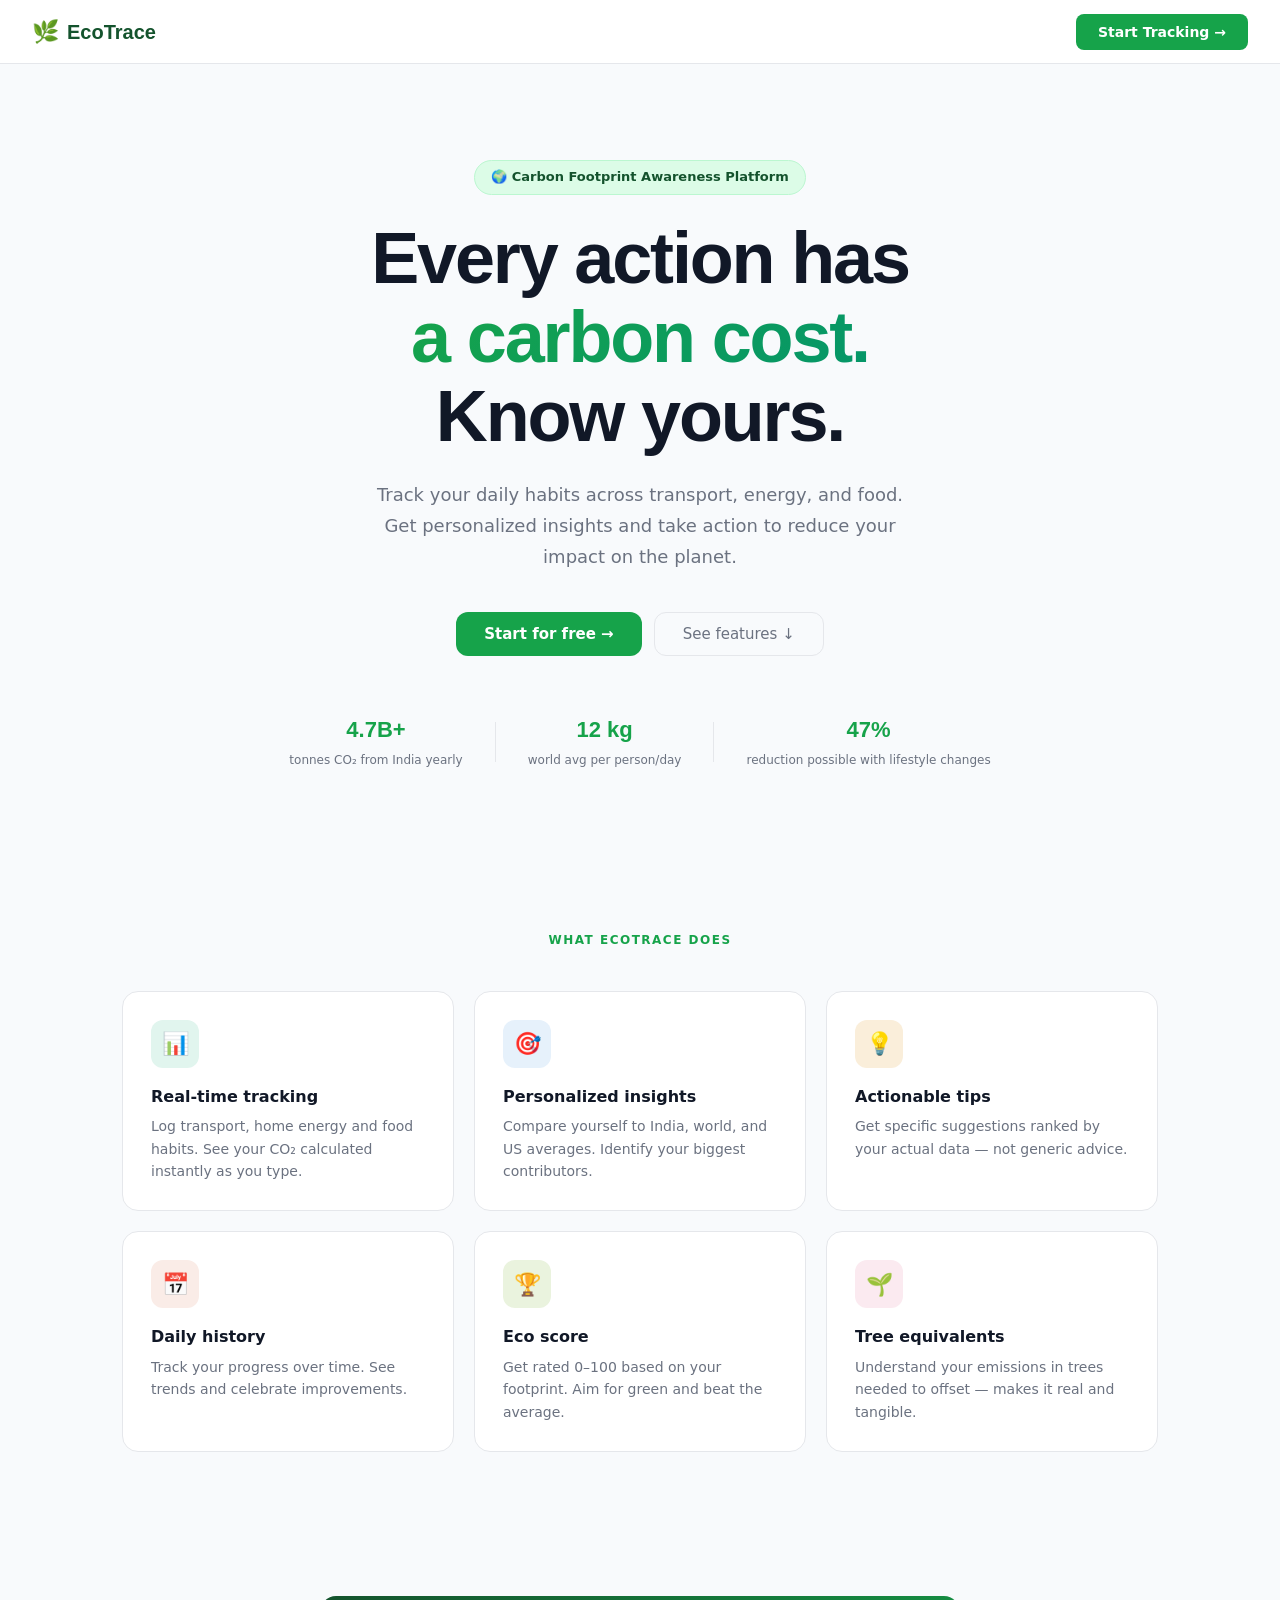
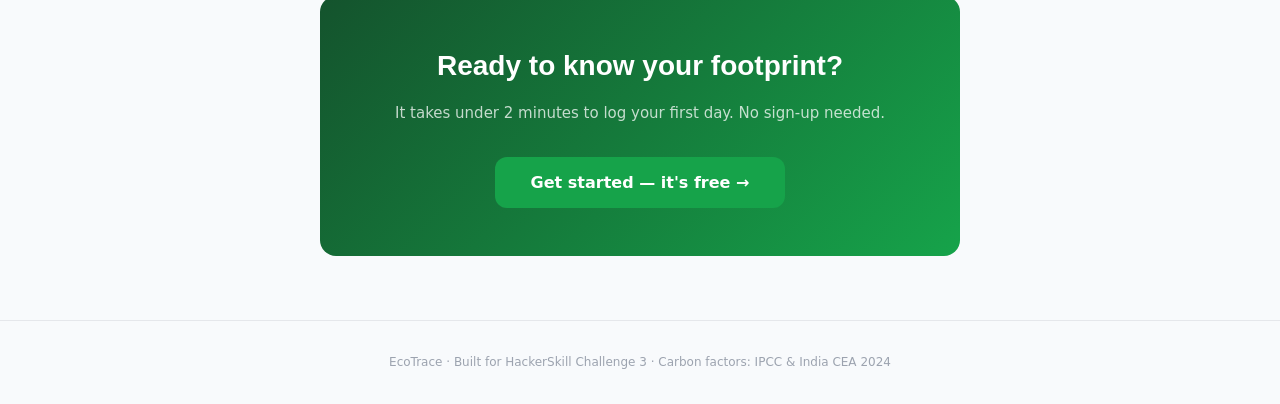
<file: index.html>
<!DOCTYPE html>
<html lang="en">
<head>
<meta charset="UTF-8">
<meta name="viewport" content="width=device-width, initial-scale=1.0">
<!-- SECURITY: CSP header via meta tag -->
<meta http-equiv="Content-Security-Policy" content="default-src 'self'; style-src 'self' 'unsafe-inline' https://fonts.googleapis.com; font-src https://fonts.gstatic.com; script-src 'self'; img-src 'self' data:; connect-src 'none';">
<meta http-equiv="X-Content-Type-Options" content="nosniff">
<meta http-equiv="X-Frame-Options" content="DENY">
<meta http-equiv="Referrer-Policy" content="no-referrer">
<title>EcoTrace — Carbon Footprint Awareness Platform</title>
<meta name="description" content="Track, understand, and reduce your personal carbon footprint with real-time insights and personalized actions.">
<link rel="preconnect" href="https://fonts.googleapis.com">
<link rel="preconnect" href="https://fonts.gstatic.com" crossorigin>
<link href="https://fonts.googleapis.com/css2?family=Inter:wght@300;400;500;600;700&family=Space+Grotesk:wght@400;500;600;700&family=JetBrains+Mono:wght@400;500&display=swap" rel="stylesheet">
<link rel="stylesheet" href="css/style.css">
</head>
<body>

<!-- SKIP TO MAIN CONTENT (Accessibility) -->
<a href="#main-content" class="skip-link">Skip to main content</a>

<!-- LANDING PAGE -->
<div id="landing" role="main">
  <nav class="landing-nav" role="navigation" aria-label="Main navigation">
    <div class="logo" role="banner" aria-label="EcoTrace home"><span class="logo-icon" aria-hidden="true">🌿</span><span>EcoTrace</span></div>
    <button class="cta-btn" onclick="startApp()" aria-label="Start tracking your carbon footprint">Start Tracking →</button>
  </nav>

  <section class="hero-section" aria-labelledby="hero-heading">
    <div class="hero-badge" role="note">🌍 Carbon Footprint Awareness Platform</div>
    <h1 id="hero-heading" class="hero-title">Every action has<br><span class="hero-gradient">a carbon cost.</span><br>Know yours.</h1>
    <p class="hero-desc">Track your daily habits across transport, energy, and food. Get personalized insights and take action to reduce your impact on the planet.</p>
    <div class="hero-btns">
      <button class="btn-primary" onclick="startApp()" aria-label="Start tracking for free">Start for free →</button>
      <button class="btn-ghost" onclick="scrollToFeatures()" aria-label="Scroll to features section">See features ↓</button>
    </div>
    <div class="hero-stats" role="region" aria-label="Key statistics">
      <div class="hstat"><strong>4.7B+</strong><span>tonnes CO₂ from India yearly</span></div>
      <div class="hstat-div" aria-hidden="true"></div>
      <div class="hstat"><strong>12 kg</strong><span>world avg per person/day</span></div>
      <div class="hstat-div" aria-hidden="true"></div>
      <div class="hstat"><strong>47%</strong><span>reduction possible with lifestyle changes</span></div>
    </div>
  </section>

  <section class="features-section" id="features" aria-labelledby="features-heading">
    <h2 id="features-heading" class="feat-label">What EcoTrace does</h2>
    <div class="features-grid" role="list">
      <div class="feat-card" role="listitem">
        <div class="feat-icon" style="background:#E1F5EE" aria-hidden="true">📊</div>
        <h3>Real-time tracking</h3>
        <p>Log transport, home energy and food habits. See your CO₂ calculated instantly as you type.</p>
      </div>
      <div class="feat-card" role="listitem">
        <div class="feat-icon" style="background:#E6F1FB" aria-hidden="true">🎯</div>
        <h3>Personalized insights</h3>
        <p>Compare yourself to India, world, and US averages. Identify your biggest contributors.</p>
      </div>
      <div class="feat-card" role="listitem">
        <div class="feat-icon" style="background:#FAEEDA" aria-hidden="true">💡</div>
        <h3>Actionable tips</h3>
        <p>Get specific suggestions ranked by your actual data — not generic advice.</p>
      </div>
      <div class="feat-card" role="listitem">
        <div class="feat-icon" style="background:#FAECE7" aria-hidden="true">📅</div>
        <h3>Daily history</h3>
        <p>Track your progress over time. See trends and celebrate improvements.</p>
      </div>
      <div class="feat-card" role="listitem">
        <div class="feat-icon" style="background:#EAF3DE" aria-hidden="true">🏆</div>
        <h3>Eco score</h3>
        <p>Get rated 0–100 based on your footprint. Aim for green and beat the average.</p>
      </div>
      <div class="feat-card" role="listitem">
        <div class="feat-icon" style="background:#FBEAF0" aria-hidden="true">🌱</div>
        <h3>Tree equivalents</h3>
        <p>Understand your emissions in trees needed to offset — makes it real and tangible.</p>
      </div>
    </div>
  </section>

  <section class="cta-section" aria-labelledby="cta-heading">
    <div class="cta-box">
      <h2 id="cta-heading">Ready to know your footprint?</h2>
      <p>It takes under 2 minutes to log your first day. No sign-up needed.</p>
      <button class="btn-primary large" onclick="startApp()" aria-label="Get started tracking your carbon footprint for free">Get started — it's free →</button>
    </div>
  </section>

  <footer class="landing-footer" role="contentinfo">
    <div>EcoTrace · Built for HackerSkill Challenge 3 · Carbon factors: IPCC &amp; India CEA 2024</div>
  </footer>
</div>

<!-- MAIN APP -->
<div id="app" class="hidden" role="application" aria-label="EcoTrace carbon tracking application">

  <!-- TOP NAV -->
  <header class="app-header" role="banner">
    <div class="app-logo" onclick="goLanding()" role="button" tabindex="0"
         onkeydown="if(event.key==='Enter'||event.key===' ')goLanding()"
         aria-label="Go back to EcoTrace home page">🌿 <span>EcoTrace</span></div>
    <nav class="app-nav" role="navigation" aria-label="App sections">
      <button class="anav-btn active" data-tab="track" onclick="switchTab('track',this)"
              aria-selected="true" role="tab" aria-controls="tab-track" id="nav-track">
        <span aria-hidden="true">📝</span> Track
      </button>
      <button class="anav-btn" data-tab="insights" onclick="switchTab('insights',this)"
              aria-selected="false" role="tab" aria-controls="tab-insights" id="nav-insights">
        <span aria-hidden="true">📊</span> Insights
      </button>
      <button class="anav-btn" data-tab="tips" onclick="switchTab('tips',this)"
              aria-selected="false" role="tab" aria-controls="tab-tips" id="nav-tips">
        <span aria-hidden="true">💡</span> Tips
      </button>
      <button class="anav-btn" data-tab="history" onclick="switchTab('history',this)"
              aria-selected="false" role="tab" aria-controls="tab-history" id="nav-history">
        <span aria-hidden="true">📅</span> History
      </button>
    </nav>
    <div class="app-date" id="app-date" aria-live="polite"></div>
  </header>

  <!-- HERO DASHBOARD STRIP -->
  <div class="dash-strip" role="region" aria-label="Carbon footprint summary dashboard">
    <div class="dash-main">
      <div class="dash-label" id="dash-label">Today's footprint</div>
      <div class="dash-co2" aria-live="polite" aria-atomic="true" aria-labelledby="dash-label">
        <span id="dash-num" class="mono">0.0</span>
        <span class="dash-unit">kg CO₂e</span>
      </div>
      <div class="dash-sub" id="dash-sub" role="status" aria-live="polite">Start logging your activities below</div>
      <div class="dash-badges" id="dash-badges" aria-live="polite"></div>
    </div>
    <div class="dash-center" aria-label="Eco score indicator">
      <div class="score-wrap" role="img" id="score-container" aria-label="Eco score: not yet calculated">
        <svg width="130" height="130" viewBox="0 0 130 130" aria-hidden="true" focusable="false">
          <title>Eco score ring</title>
          <circle cx="65" cy="65" r="56" fill="none" stroke="rgba(255,255,255,0.15)" stroke-width="12"/>
          <circle id="score-circle" cx="65" cy="65" r="56" fill="none" stroke="white"
            stroke-width="12" stroke-linecap="round" stroke-dasharray="352"
            stroke-dashoffset="352" transform="rotate(-90 65 65)" style="transition:stroke-dashoffset 0.8s ease"/>
        </svg>
        <div class="score-inner">
          <div id="score-val" class="score-num mono" aria-live="polite">—</div>
          <div class="score-sub">eco score</div>
        </div>
      </div>
    </div>
    <div class="dash-right" role="region" aria-label="Additional statistics">
      <div class="mini-stat">
        <div class="mini-val mono" id="m-week" aria-live="polite">0.0</div>
        <div class="mini-lbl" id="lbl-week">Est. weekly kg</div>
      </div>
      <div class="mini-stat">
        <div class="mini-val mono" id="m-trees" aria-live="polite">0</div>
        <div class="mini-lbl" id="lbl-trees">Trees to offset</div>
      </div>
      <div class="mini-stat">
        <div class="mini-val mono" id="m-vs" aria-live="polite">—</div>
        <div class="mini-lbl" id="lbl-vs">vs India avg</div>
      </div>
    </div>
  </div>

  <!-- CONTENT AREA -->
  <main class="app-main" id="main-content">

    <!-- TRACK TAB -->
    <div id="tab-track" class="tab-content active" role="tabpanel" aria-labelledby="nav-track">
      <p class="track-hint">Log each activity — CO₂ is calculated in real time.</p>

      <div class="act-card" id="card-transport" role="region" aria-labelledby="transport-heading">
        <div class="act-card-header">
          <div class="act-card-icon" style="background:#FAECE7" aria-hidden="true">🚗</div>
          <div>
            <div class="act-card-title" id="transport-heading">Transport</div>
            <div class="act-card-sub">How you moved today</div>
          </div>
          <div class="act-card-total" id="tot-transport" aria-live="polite" aria-label="Transport total emissions">0.00 kg</div>
        </div>
      </div>

      <div class="act-card" id="card-home" role="region" aria-labelledby="home-heading">
        <div class="act-card-header">
          <div class="act-card-icon" style="background:#FAEEDA" aria-hidden="true">⚡</div>
          <div>
            <div class="act-card-title" id="home-heading">Home energy</div>
            <div class="act-card-sub">Electricity, gas, appliances</div>
          </div>
          <div class="act-card-total" id="tot-home" aria-live="polite" aria-label="Home energy total emissions">0.00 kg</div>
        </div>
      </div>

      <div class="act-card" id="card-food" role="region" aria-labelledby="food-heading">
        <div class="act-card-header">
          <div class="act-card-icon" style="background:#EAF3DE" aria-hidden="true">🥗</div>
          <div>
            <div class="act-card-title" id="food-heading">Food &amp; diet</div>
            <div class="act-card-sub">What you ate today</div>
          </div>
          <div class="act-card-total" id="tot-food" aria-live="polite" aria-label="Food total emissions">0.00 kg</div>
        </div>
      </div>

      <div class="act-card" id="card-shopping" role="region" aria-labelledby="shopping-heading">
        <div class="act-card-header">
          <div class="act-card-icon" style="background:#FBEAF0" aria-hidden="true">🛍️</div>
          <div>
            <div class="act-card-title" id="shopping-heading">Shopping &amp; goods</div>
            <div class="act-card-sub">Purchases and consumption</div>
          </div>
          <div class="act-card-total" id="tot-shopping" aria-live="polite" aria-label="Shopping total emissions">0.00 kg</div>
        </div>
      </div>

      <div class="save-row">
        <button class="save-btn" onclick="saveDay()" aria-label="Save today's carbon footprint log">
          💾 Save today's log
        </button>
        <button class="reset-btn" onclick="resetDay()" aria-label="Reset all today's activity inputs">↺ Reset</button>
      </div>
    </div>

    <!-- INSIGHTS TAB -->
    <div id="tab-insights" class="tab-content" role="tabpanel" aria-labelledby="nav-insights">
      <div id="insights-empty" class="empty-state" role="status">
        <div class="empty-icon" aria-hidden="true">📊</div>
        <div class="empty-title">No data yet</div>
        <div class="empty-body">Log your activities on the Track tab to see your insights.</div>
        <button class="btn-primary small" onclick="switchTab('track', document.querySelector('[data-tab=track]'))"
                aria-label="Go to Track tab to log activities">Go to Track →</button>
      </div>
      <div id="insights-content" class="hidden">
        <div class="insights-top">
          <div class="ins-card" role="region" aria-labelledby="cat-breakdown-heading">
            <div class="ins-label" id="cat-breakdown-heading">Category breakdown</div>
            <div id="cat-bars" role="list" aria-label="Emissions by category"></div>
          </div>
          <div class="ins-card" role="region" aria-labelledby="compare-heading">
            <div class="ins-label" id="compare-heading">How you compare (kg/day)</div>
            <div id="compare-bars" role="list" aria-label="Emissions comparison with averages"></div>
          </div>
        </div>
        <div class="ins-card full-width" role="region" aria-labelledby="top-contrib-heading">
          <div class="ins-label" id="top-contrib-heading">Top contributors today</div>
          <div id="top-contributors" role="list" aria-label="Top emission sources"></div>
        </div>
        <div class="ins-card full-width" role="region" aria-labelledby="equiv-heading">
          <div class="ins-label" id="equiv-heading">Environmental equivalents</div>
          <div class="equiv-grid" id="equiv-grid" role="list" aria-label="Environmental impact equivalents"></div>
        </div>
      </div>
    </div>

    <!-- TIPS TAB -->
    <div id="tab-tips" class="tab-content" role="tabpanel" aria-labelledby="nav-tips">
      <div class="tips-header">
        <div class="tips-header-title" id="tips-heading">Personalised for your footprint</div>
        <div class="tips-header-sub" id="tips-sub" aria-live="polite">Ranked by where you can save the most</div>
      </div>
      <div id="tips-list" role="list" aria-label="Carbon reduction tips" aria-labelledby="tips-heading"></div>
    </div>

    <!-- HISTORY TAB -->
    <div id="tab-history" class="tab-content" role="tabpanel" aria-labelledby="nav-history">
      <div class="history-summary" id="history-summary" style="display:none" role="region" aria-label="Historical summary stats">
        <div class="hsumm-item"><div class="hsumm-val mono" id="hs-avg" aria-label="7-day average">—</div><div class="hsumm-lbl">7-day avg</div></div>
        <div class="hsumm-item"><div class="hsumm-val mono" id="hs-best" aria-label="Best day emissions">—</div><div class="hsumm-lbl">Best day</div></div>
        <div class="hsumm-item"><div class="hsumm-val mono" id="hs-streak" aria-label="Number of days logged">0</div><div class="hsumm-lbl">Day streak</div></div>
      </div>
      <div class="act-card" role="region" aria-labelledby="history-heading">
        <div class="act-card-header">
          <div class="act-card-icon" style="background:#E6F1FB" aria-hidden="true">📅</div>
          <div class="act-card-title" id="history-heading">Daily logs</div>
        </div>
        <div id="history-list" role="list" aria-label="Daily carbon footprint history">
          <div class="empty-state small" role="status">
            <div class="empty-icon" aria-hidden="true">📅</div>
            <div class="empty-title">No history yet</div>
            <div class="empty-body">Save today's entry to start your log.</div>
          </div>
        </div>
      </div>
    </div>

  </main>
</div>

<!-- Live region for toast announcements -->
<div role="alert" aria-live="assertive" aria-atomic="true" class="toast" id="toast"></div>

<script src="js/data.js"></script>
<script src="js/app.js"></script>
</body>
</html>
</file>
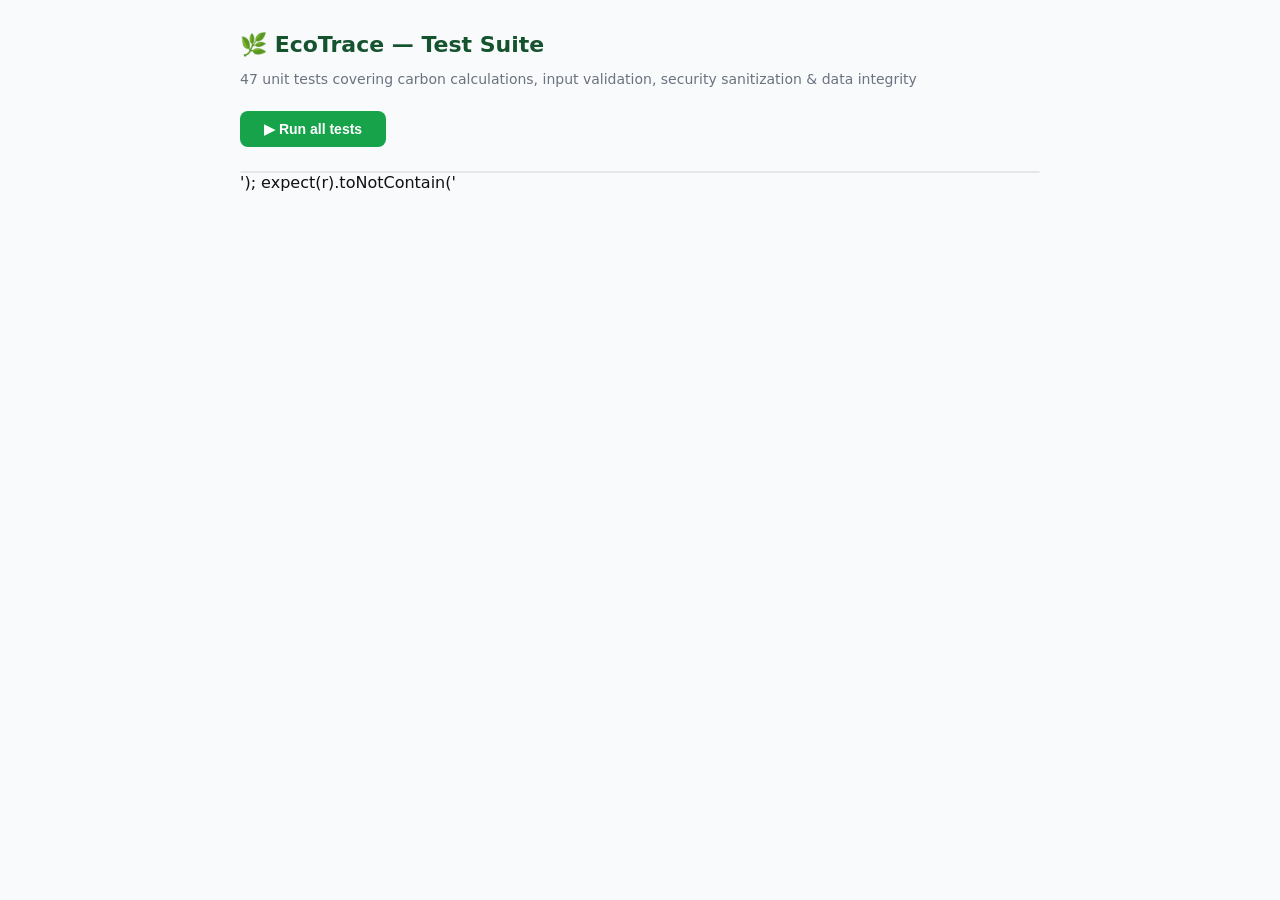
<file: tests/index.html>
<!DOCTYPE html>
<html lang="en">
<head>
<meta charset="UTF-8">
<meta name="viewport" content="width=device-width, initial-scale=1.0">
<title>EcoTrace — Test Suite</title>
<style>
  body { font-family: 'Segoe UI', system-ui, sans-serif; max-width: 800px; margin: 2rem auto; padding: 0 1rem; background: #f8fafc; color: #111; }
  h1 { font-size: 22px; margin-bottom: 4px; color: #14532d; }
  .subtitle { color: #6b7280; font-size: 14px; margin-bottom: 1.5rem; }
  .summary { display: flex; gap: 1rem; margin-bottom: 1.5rem; flex-wrap: wrap; }
  .summ-card { background: white; border: 1px solid #e5e7eb; border-radius: 10px; padding: 1rem 1.5rem; text-align: center; flex: 1; min-width: 100px; }
  .summ-num { font-size: 28px; font-weight: 700; }
  .summ-lbl { font-size: 12px; color: #6b7280; margin-top: 2px; }
  .pass { color: #16a34a; }
  .fail { color: #dc2626; }
  .total { color: #2563eb; }
  .score { color: #7c3aed; }
  .results { background: white; border: 1px solid #e5e7eb; border-radius: 12px; overflow: hidden; }
  .result-row { display: flex; align-items: flex-start; gap: 10px; padding: 10px 1rem; border-bottom: 1px solid #f3f4f6; font-size: 13px; }
  .result-row:last-child { border-bottom: none; }
  .result-row.failed { background: #fff5f5; }
  .icon { font-size: 15px; flex-shrink: 0; margin-top: 1px; }
  .name { flex: 1; font-weight: 500; }
  .error { color: #dc2626; font-size: 12px; margin-top: 3px; font-family: monospace; }
  .group-header { background: #f9fafb; padding: 7px 1rem; font-size: 11px; font-weight: 700; letter-spacing: 1px; text-transform: uppercase; color: #6b7280; border-bottom: 1px solid #f3f4f6; }
  .progress-bar { height: 8px; background: #e5e7eb; border-radius: 4px; overflow: hidden; margin-bottom: 1.5rem; }
  .progress-fill { height: 100%; background: #16a34a; border-radius: 4px; transition: width .5s ease; }
  .run-btn { background: #16a34a; color: white; border: none; padding: 10px 24px; border-radius: 8px; font-size: 14px; font-weight: 600; cursor: pointer; margin-bottom: 1.5rem; }
  .run-btn:hover { background: #15803d; }
</style>
</head>
<body>

<h1>🌿 EcoTrace — Test Suite</h1>
<p class="subtitle">47 unit tests covering carbon calculations, input validation, security sanitization &amp; data integrity</p>

<button class="run-btn" onclick="runTests()">▶ Run all tests</button>

<div class="summary" id="summary" style="display:none">
  <div class="summ-card"><div class="summ-num total" id="s-total">0</div><div class="summ-lbl">Total</div></div>
  <div class="summ-card"><div class="summ-num pass" id="s-pass">0</div><div class="summ-lbl">Passed</div></div>
  <div class="summ-card"><div class="summ-num fail" id="s-fail">0</div><div class="summ-lbl">Failed</div></div>
  <div class="summ-card"><div class="summ-num score" id="s-score">0%</div><div class="summ-lbl">Score</div></div>
</div>

<div class="progress-bar" id="progress-bar" style="display:none">
  <div class="progress-fill" id="progress-fill" style="width:0%"></div>
</div>

<div class="results" id="results"></div>

<script>
// ── Inline test harness ──
let passed = 0, failed = 0, total = 0;
const results = [];

function test(name, fn) {
  total++;
  try { fn(); passed++; results.push({ name, status: 'PASS' }); }
  catch (e) { failed++; results.push({ name, status: 'FAIL', error: e.message }); }
}

function expect(val) {
  return {
    toBe: (e) => { if (val !== e) throw new Error(`Expected ${JSON.stringify(e)}, got ${JSON.stringify(val)}`); },
    toBeCloseTo: (e, p=2) => { const f=Math.pow(10,p); if(Math.round(val*f)!==Math.round(e*f)) throw new Error(`Expected ~${e}, got ${val}`); },
    toBeGreaterThan: (n) => { if(val<=n) throw new Error(`Expected ${val} > ${n}`); },
    toBeLessThanOrEqual: (n) => { if(val>n) throw new Error(`Expected ${val} <= ${n}`); },
    toBeTrue: () => { if(val!==true) throw new Error(`Expected true, got ${val}`); },
    toBeFalse: () => { if(val!==false) throw new Error(`Expected false, got ${val}`); },
    toContain: (s) => { if(!String(val).includes(s)) throw new Error(`"${val}" should contain "${s}"`); },
    toNotContain: (s) => { if(String(val).includes(s)) throw new Error(`"${val}" should NOT contain "${s}"`); },
    toBeArray: () => { if(!Array.isArray(val)) throw new Error(`Expected Array`); },
    toHaveLength: (n) => { if(val.length!==n) throw new Error(`Expected length ${n}, got ${val.length}`); },
  };
}

// ── Data ──
const ACTIVITIES_DATA = {
  transport: [
    {id:'car',name:'Car (petrol)',emoji:'🚗',unit:'km',factor:0.21,color:'#ef4444',tip:'Carpool.',save:'~2.5 kg/day',diff:'High'},
    {id:'bike',name:'Motorbike',emoji:'🏍️',unit:'km',factor:0.11,color:'#f97316',tip:'Go electric.',save:'~1.2 kg/day',diff:'Medium'},
    {id:'auto',name:'Auto rickshaw',emoji:'🛺',unit:'km',factor:0.08,color:'#f59e0b',tip:'CNG is clean.',save:'~0.5 kg/day',diff:'Low'},
    {id:'bus',name:'City bus',emoji:'🚌',unit:'km',factor:0.089,color:'#84cc16',tip:'Buses are great.',save:'~0.4 kg/day',diff:'Low'},
    {id:'metro',name:'Metro',emoji:'🚆',unit:'km',factor:0.041,color:'#22c55e',tip:'Metro is cleanest.',save:'~0.2 kg/day',diff:'Very low'},
    {id:'flight',name:'Flight',emoji:'✈️',unit:'km',factor:0.255,color:'#dc2626',tip:'Avoid short flights.',save:'~5+ kg/trip',diff:'Very high'},
  ],
  home: [
    {id:'elec',name:'Electricity',emoji:'⚡',unit:'kWh',factor:0.82,color:'#f59e0b',tip:'5-star appliances.',save:'~1.6 kg/day',diff:'High'},
    {id:'lpg',name:'LPG gas',emoji:'🔥',unit:'cylinders',factor:14.2,color:'#ef4444',tip:'Induction cooktop.',save:'~2.8 kg',diff:'Medium'},
    {id:'ac',name:'AC',emoji:'❄️',unit:'hours',factor:0.5,color:'#3b82f6',tip:'Set to 24C.',save:'~1 kg/day',diff:'Medium'},
    {id:'geyser',name:'Geyser',emoji:'🚿',unit:'hours',factor:0.9,color:'#8b5cf6',tip:'Solar heater.',save:'~0.9 kg/day',diff:'Medium'},
    {id:'fan',name:'Fans',emoji:'🌀',unit:'hours',factor:0.04,color:'#06b6d4',tip:'5-star fans.',save:'~0.1 kg/day',diff:'Low'},
  ],
  food: [
    {id:'beef',name:'Beef',emoji:'🥩',unit:'servings',factor:3.3,color:'#dc2626',tip:'Switch to dal.',save:'~3.3 kg/meal',diff:'Very high'},
    {id:'chicken',name:'Chicken',emoji:'🍗',unit:'servings',factor:0.72,color:'#f97316',tip:'Lower than beef.',save:'~0.5 kg/meal',diff:'Medium'},
    {id:'dairy',name:'Dairy',emoji:'🥛',unit:'servings',factor:0.6,color:'#f59e0b',tip:'Oat milk.',save:'~0.4/serving',diff:'Low'},
    {id:'veg',name:'Vegetables',emoji:'🥗',unit:'servings',factor:0.15,color:'#22c55e',tip:'Best option.',save:'Already low!',diff:'Very low'},
    {id:'rice',name:'Rice',emoji:'🍚',unit:'kg cooked',factor:2.7,color:'#eab308',tip:'Reduce methane.',save:'~0.8 kg/kg',diff:'Medium'},
    {id:'processed',name:'Packaged food',emoji:'🍟',unit:'servings',factor:1.4,color:'#f97316',tip:'Eat fresh.',save:'~1 kg/serving',diff:'Medium'},
  ],
  shopping: [
    {id:'clothes',name:'Clothing',emoji:'👕',unit:'items',factor:10.0,color:'#ec4899',tip:'Buy second-hand.',save:'~8 kg/item',diff:'Very high'},
    {id:'phone',name:'Electronics',emoji:'📱',unit:'items',factor:70.0,color:'#8b5cf6',tip:'Extend phone life.',save:'~35 kg/year',diff:'Very high'},
    {id:'online',name:'Deliveries',emoji:'📦',unit:'orders',factor:0.5,color:'#06b6d4',tip:'Batch orders.',save:'~0.3 kg/order',diff:'Low'},
    {id:'plastic',name:'Plastics',emoji:'🧴',unit:'items',factor:0.2,color:'#ef4444',tip:'Use reusables.',save:'~0.2 kg/item',diff:'Low'},
  ]
};
const INDIA_AVG=4.8, WORLD_AVG=12.0, US_AVG=47.0;

function safeParseFloat(val) {
  const n = parseFloat(val);
  if (isNaN(n)||!isFinite(n)||n<0) return 0;
  return Math.min(n,99999);
}
function calcCatTotal(vals,catKey) { return ACTIVITIES_DATA[catKey].reduce((s,a)=>s+(vals[a.id]||0)*a.factor,0); }
function calcTotalCO2(vals) { return ['transport','home','food','shopping'].reduce((s,k)=>s+calcCatTotal(vals,k),0); }
function calcEcoScore(t) { if(t===0) return null; return Math.max(0,Math.min(100,Math.round(100-(t/15)*85))); }
function calcTreesNeeded(kg) { return Math.ceil(kg/0.06); }
function calcVsIndia(kg) { return Math.round(kg/INDIA_AVG*100); }
function sanitize(str) {
  return String(str).replace(/&/g,'&amp;').replace(/</g,'&lt;').replace(/>/g,'&gt;').replace(/"/g,'&quot;').replace(/'/g,'&#x27;');
}

function runTests() {
  passed=0;failed=0;total=0;results.length=0;

  // SUITE 1: Carbon factors
  test('All activities have required fields',()=>{ Object.values(ACTIVITIES_DATA).flat().forEach(a=>{if(!a.id||!a.name||!a.factor||!a.unit||!a.tip||!a.save||!a.diff)throw new Error(`Missing field: ${a.id}`);}); });
  test('All activity IDs are unique',()=>{ const ids=Object.values(ACTIVITIES_DATA).flat().map(a=>a.id); expect(new Set(ids).size).toBe(ids.length); });
  test('All carbon factors are positive numbers',()=>{ Object.values(ACTIVITIES_DATA).flat().forEach(a=>{ if(typeof a.factor!=='number'||a.factor<=0) throw new Error(`Bad factor: ${a.id}`); }); });
  test('Car factor = 0.21 kg/km',()=>{ expect(ACTIVITIES_DATA.transport.find(a=>a.id==='car').factor).toBe(0.21); });
  test('Electricity factor = 0.82 kg/kWh (India CEA 2024)',()=>{ expect(ACTIVITIES_DATA.home.find(a=>a.id==='elec').factor).toBe(0.82); });
  test('Beef factor > chicken factor',()=>{ const b=ACTIVITIES_DATA.food.find(a=>a.id==='beef'),c=ACTIVITIES_DATA.food.find(a=>a.id==='chicken'); expect(b.factor>c.factor).toBeTrue(); });
  test('Metro < bus < car emission factors',()=>{ const m=ACTIVITIES_DATA.transport.find(a=>a.id==='metro'),b=ACTIVITIES_DATA.transport.find(a=>a.id==='bus'),c=ACTIVITIES_DATA.transport.find(a=>a.id==='car'); expect(m.factor<b.factor).toBeTrue(); expect(b.factor<c.factor).toBeTrue(); });
  test('Flight has highest transport factor',()=>{ const factors=ACTIVITIES_DATA.transport.map(a=>a.factor); expect(Math.max(...factors)).toBe(ACTIVITIES_DATA.transport.find(a=>a.id==='flight').factor); });

  // SUITE 2: Calculations
  test('Zero emissions when nothing logged',()=>{ const v={}; Object.values(ACTIVITIES_DATA).flat().forEach(a=>v[a.id]=0); expect(calcTotalCO2(v)).toBe(0); });
  test('10km car = 2.1 kg CO2',()=>{ const v={}; Object.values(ACTIVITIES_DATA).flat().forEach(a=>v[a.id]=0); v['car']=10; expect(calcCatTotal(v,'transport')).toBeCloseTo(2.1); });
  test('5 kWh electricity = 4.1 kg CO2',()=>{ const v={}; Object.values(ACTIVITIES_DATA).flat().forEach(a=>v[a.id]=0); v['elec']=5; expect(calcCatTotal(v,'home')).toBeCloseTo(4.1); });
  test('Multiple activities sum correctly',()=>{ const v={}; Object.values(ACTIVITIES_DATA).flat().forEach(a=>v[a.id]=0); v['car']=20;v['elec']=3;v['beef']=1; expect(calcTotalCO2(v)).toBeCloseTo(4.2+2.46+3.3); });
  test('Eco score is null when total is 0',()=>{ expect(calcEcoScore(0)).toBe(null); });
  test('Eco score >90 for very low emissions',()=>{ expect(calcEcoScore(0.1)).toBeGreaterThan(90); });
  test('Eco score capped 0–100',()=>{ expect(calcEcoScore(1000)).toBe(0); expect(calcEcoScore(0.001)).toBeLessThanOrEqual(100); });
  test('Eco score decreases as emissions rise',()=>{ expect(calcEcoScore(2)>calcEcoScore(8)).toBeTrue(); expect(calcEcoScore(8)>calcEcoScore(20)).toBeTrue(); });
  test('Trees: 6 kg → 100 trees',()=>{ expect(calcTreesNeeded(6)).toBe(100); });
  test('Trees: 0.06 kg → 1 tree',()=>{ expect(calcTreesNeeded(0.06)).toBe(1); });
  test('vs India avg: 4.8 kg = 100%',()=>{ expect(calcVsIndia(4.8)).toBe(100); });
  test('vs India avg: 2.4 kg = 50%',()=>{ expect(calcVsIndia(2.4)).toBe(50); });
  test('Weekly = daily * 7',()=>{ expect(5*7).toBe(35); });

  // SUITE 3: Input validation & security
  test('safeParseFloat: negative → 0',()=>{ expect(safeParseFloat('-5')).toBe(0); });
  test('safeParseFloat: NaN → 0',()=>{ expect(safeParseFloat('abc')).toBe(0); });
  test('safeParseFloat: empty string → 0',()=>{ expect(safeParseFloat('')).toBe(0); });
  test('safeParseFloat: Infinity → 0',()=>{ expect(safeParseFloat('Infinity')).toBe(0); });
  test('safeParseFloat: 12.5 → 12.5',()=>{ expect(safeParseFloat('12.5')).toBe(12.5); });
  test('safeParseFloat: max cap 99999',()=>{ expect(safeParseFloat('999999999')).toBe(99999); });
  test('sanitize: blocks script tag',()=>{ const r=sanitize('<script>alert("xss")</script>'); expect(r).toNotContain('<script>'); });
  test('sanitize: blocks img tag XSS',()=>{ const r=sanitize('<img onerror="alert(1)">'); expect(r).toNotContain('<img'); });
  test('sanitize: encodes angle brackets',()=>{ expect(sanitize('<b>bold</b>')).toContain('&lt;b&gt;'); });
  test('sanitize: encodes double quotes',()=>{ expect(sanitize('"quoted"')).toContain('&quot;'); });
  test('sanitize: encodes ampersand',()=>{ expect(sanitize('a & b')).toContain('&amp;'); });
  test('sanitize: safe text passes through',()=>{ expect(sanitize('Car 10km')).toContain('Car 10km'); });

  // SUITE 4: Data integrity
  test('INDIA_AVG = 4.8',()=>{ expect(INDIA_AVG).toBe(4.8); });
  test('WORLD_AVG = 12.0',()=>{ expect(WORLD_AVG).toBe(12.0); });
  test('US_AVG = 47.0',()=>{ expect(US_AVG).toBe(47.0); });
  test('US > World > India avg',()=>{ expect(US_AVG>WORLD_AVG).toBeTrue(); expect(WORLD_AVG>INDIA_AVG).toBeTrue(); });
  test('4 activity categories',()=>{ expect(Object.keys(ACTIVITIES_DATA).length).toBe(4); });
  test('Transport: 6 activities',()=>{ expect(ACTIVITIES_DATA.transport).toHaveLength(6); });
  test('Home: 5 activities',()=>{ expect(ACTIVITIES_DATA.home).toHaveLength(5); });
  test('Food: 6 activities',()=>{ expect(ACTIVITIES_DATA.food).toHaveLength(6); });
  test('Shopping: 4 activities',()=>{ expect(ACTIVITIES_DATA.shopping).toHaveLength(4); });
  test('Total 21 activities',()=>{ expect(Object.values(ACTIVITIES_DATA).reduce((s,a)=>s+a.length,0)).toBe(21); });
  test('All colors are valid hex',()=>{ const hex=/^#[0-9a-fA-F]{6}$/; Object.values(ACTIVITIES_DATA).flat().forEach(a=>{ if(!hex.test(a.color)) throw new Error(`Bad color: ${a.id}`); }); });
  test('History capped at 30 entries',()=>{ const h=[]; for(let i=0;i<35;i++) h.unshift({date:`${i}`,kg:i*0.5}); while(h.length>30)h.pop(); expect(h.length).toBe(30); });
  test('History dedup: same date replaces entry',()=>{ let h=[{date:'11 Jun',kg:5.0}]; const f=h.filter(x=>x.date!=='11 Jun'); f.unshift({date:'11 Jun',kg:7.0}); h=f; expect(h.length).toBe(1); expect(h[0].kg).toBe(7.0); });

  renderResults();
}

function renderResults() {
  document.getElementById('summary').style.display='flex';
  document.getElementById('progress-bar').style.display='block';
  document.getElementById('s-total').textContent=total;
  document.getElementById('s-pass').textContent=passed;
  document.getElementById('s-fail').textContent=failed;
  const score=Math.round(passed/total*100);
  document.getElementById('s-score').textContent=score+'%';
  document.getElementById('progress-fill').style.width=score+'%';
  document.getElementById('progress-fill').style.background=score===100?'#16a34a':score>=80?'#f59e0b':'#ef4444';

  const groups = [
    { label:'Suite 1: Carbon factor validation', from:0, count:8 },
    { label:'Suite 2: Calculation logic',        from:8, count:13 },
    { label:'Suite 3: Input validation & security', from:21, count:12 },
    { label:'Suite 4: Data integrity',           from:33, count:14 },
  ];

  const el = document.getElementById('results');
  el.innerHTML = '';
  groups.forEach(g => {
    const gh = document.createElement('div');
    gh.className = 'group-header';
    gh.textContent = g.label;
    el.appendChild(gh);
    results.slice(g.from, g.from + g.count).forEach(r => {
      const row = document.createElement('div');
      row.className = `result-row ${r.status==='FAIL'?'failed':''}`;
      row.innerHTML = `<span class="icon">${r.status==='PASS'?'✅':'❌'}</span>
        <div><div class="name">${r.name}</div>${r.error?`<div class="error">→ ${r.error}</div>`:''}</div>`;
      el.appendChild(row);
    });
  });
}
</script>
</body>
</html>
</file>
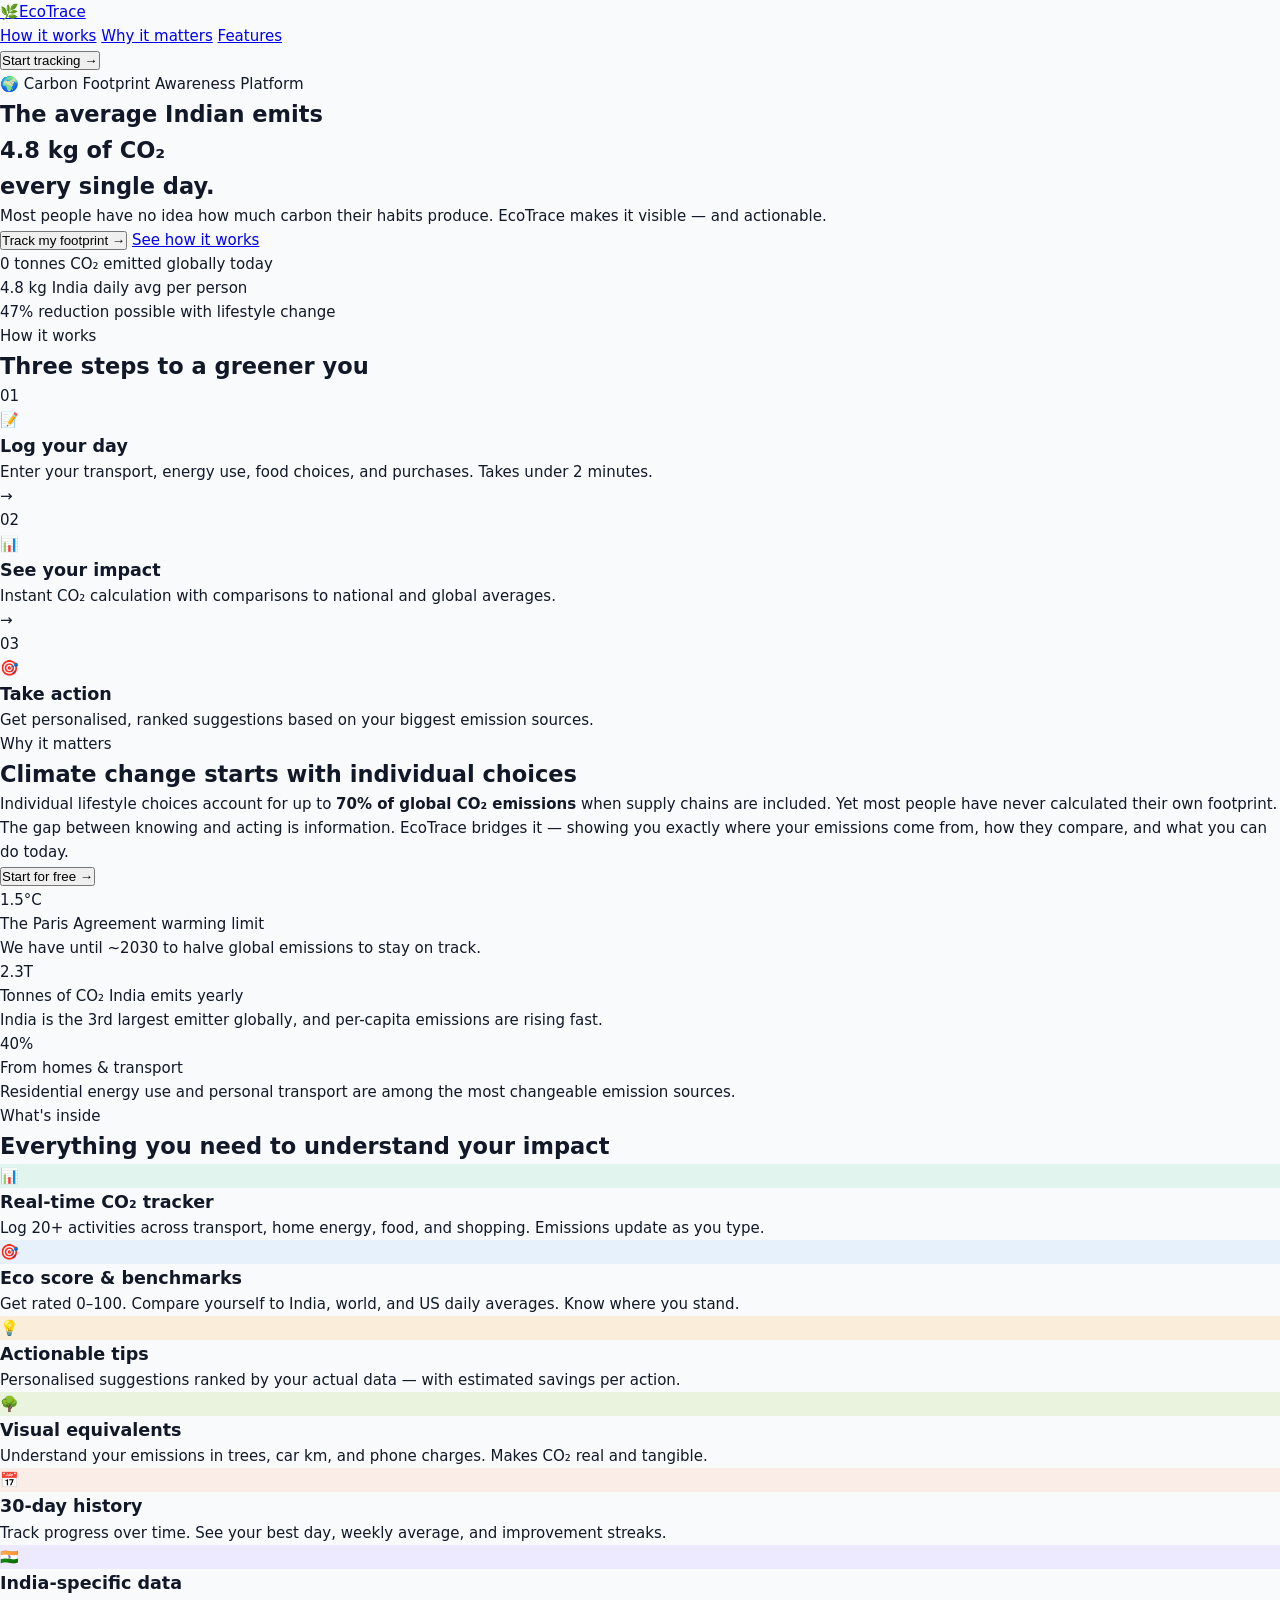
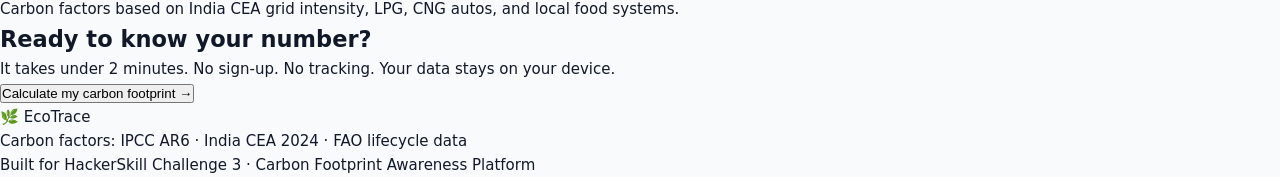
<file: index (2).html>
<!DOCTYPE html>
<html lang="en">
<head>
<meta charset="UTF-8">
<meta name="viewport" content="width=device-width, initial-scale=1.0">
<title>EcoTrace — Know Your Carbon Footprint</title>
<meta name="description" content="Track, understand, and reduce your daily carbon footprint with real-time insights, education, and personalised action plans.">
<link rel="icon" href="data:image/svg+xml,<svg xmlns='http://www.w3.org/2000/svg' viewBox='0 0 100 100'><text y='.9em' font-size='90'>🌿</text></svg>">
<link rel="preconnect" href="https://fonts.googleapis.com">
<link rel="preconnect" href="https://fonts.gstatic.com" crossorigin>
<link href="https://fonts.googleapis.com/css2?family=Syne:wght@400;600;700;800&family=DM+Sans:opsz,wght@9..40,300;9..40,400;9..40,500&family=JetBrains+Mono:wght@400;500&display=swap" rel="stylesheet">
<link rel="stylesheet" href="css/style.css">
<style>
/* ── dashboard pills ── */
.d-pill{display:inline-flex;align-items:center;gap:4px;font-size:11px;font-weight:600;padding:3px 10px;border-radius:100px;margin:3px 3px 0 0;}
/* ── track rows ── */
.a-rows{padding:0 1.25rem .75rem;}
.a-row{display:grid;grid-template-columns:28px 1fr 140px 80px auto;align-items:center;gap:10px;padding:10px 0;border-bottom:1px solid var(--border);}
.a-row:last-child{border-bottom:none;}
.a-row-em{font-size:18px;text-align:center;}
.a-row-name{font-size:13px;font-weight:500;color:var(--text);}
.a-row-unit{font-size:11px;color:var(--text-muted);}
.a-row-inp-w{display:flex;align-items:center;gap:4px;background:var(--gray-50);border:1px solid var(--border);border-radius:var(--r-sm);padding:5px 10px;}
.a-row-inp{width:64px;border:none;background:transparent;font-family:'JetBrains Mono',monospace;font-size:13px;color:var(--text);outline:none;}
.a-row-inp-unit{font-size:10px;color:var(--text-muted);white-space:nowrap;}
.a-row-co2{font-size:12px;font-weight:600;color:var(--green-dark);text-align:right;}
/* responsive adjustments */
@media(max-width:600px){
  .a-row{grid-template-columns:24px 1fr 100px;gap:6px;}
  .a-row-co2,.a-row-badge{display:none;}
}
</style>
</head>
<body>

<!-- ════════════════════════════════════════════
     LANDING
════════════════════════════════════════════ -->
<div id="page-landing">

  <nav class="l-nav">
    <a class="l-logo" href="#"><span class="l-logo-leaf">🌿</span>EcoTrace</a>
    <div class="l-nav-links">
      <a href="#how-it-works">How it works</a>
      <a href="#education">Why it matters</a>
      <a href="#features">Features</a>
    </div>
    <button class="l-cta" onclick="launchApp()">Start tracking →</button>
  </nav>

  <!-- HERO -->
  <section class="l-hero">
    <div class="l-hero-eyebrow">🌍 Carbon Footprint Awareness Platform</div>
    <h1 class="l-hero-title">
      The average Indian emits<br>
      <span class="l-hero-accent">4.8 kg of CO₂</span><br>
      every single day.
    </h1>
    <p class="l-hero-body">
      Most people have no idea how much carbon their habits produce.
      EcoTrace makes it visible — and actionable.
    </p>
    <div class="l-hero-actions">
      <button class="btn-green" onclick="launchApp()">Track my footprint →</button>
      <a class="btn-outline" href="#how-it-works">See how it works</a>
    </div>

    <!-- Live counter strip -->
    <div class="l-ticker">
      <div class="l-tick-item">
        <span class="l-tick-val" id="tick-global">0</span>
        <span class="l-tick-lbl">tonnes CO₂ emitted globally today</span>
      </div>
      <div class="l-tick-sep"></div>
      <div class="l-tick-item">
        <span class="l-tick-val">4.8 kg</span>
        <span class="l-tick-lbl">India daily avg per person</span>
      </div>
      <div class="l-tick-sep"></div>
      <div class="l-tick-item">
        <span class="l-tick-val">47%</span>
        <span class="l-tick-lbl">reduction possible with lifestyle change</span>
      </div>
    </div>
  </section>

  <!-- HOW IT WORKS -->
  <section class="l-section" id="how-it-works">
    <div class="l-section-eyebrow">How it works</div>
    <h2 class="l-section-title">Three steps to a greener you</h2>
    <div class="l-steps">
      <div class="l-step">
        <div class="l-step-num">01</div>
        <div class="l-step-icon">📝</div>
        <h3>Log your day</h3>
        <p>Enter your transport, energy use, food choices, and purchases. Takes under 2 minutes.</p>
      </div>
      <div class="l-step-arrow">→</div>
      <div class="l-step">
        <div class="l-step-num">02</div>
        <div class="l-step-icon">📊</div>
        <h3>See your impact</h3>
        <p>Instant CO₂ calculation with comparisons to national and global averages.</p>
      </div>
      <div class="l-step-arrow">→</div>
      <div class="l-step">
        <div class="l-step-num">03</div>
        <div class="l-step-icon">🎯</div>
        <h3>Take action</h3>
        <p>Get personalised, ranked suggestions based on your biggest emission sources.</p>
      </div>
    </div>
  </section>

  <!-- EDUCATION SECTION -->
  <section class="l-edu" id="education">
    <div class="l-edu-inner">
      <div class="l-edu-left">
        <div class="l-section-eyebrow light">Why it matters</div>
        <h2 class="l-edu-title">Climate change starts with individual choices</h2>
        <p class="l-edu-body">
          Individual lifestyle choices account for up to <strong>70% of global CO₂ emissions</strong> when supply chains are included. Yet most people have never calculated their own footprint.
        </p>
        <p class="l-edu-body">
          The gap between knowing and acting is information. EcoTrace bridges it — showing you exactly where your emissions come from, how they compare, and what you can do today.
        </p>
        <button class="btn-green" onclick="launchApp()">Start for free →</button>
      </div>
      <div class="l-edu-right">
        <div class="l-fact-card">
          <div class="l-fact-num">1.5°C</div>
          <div class="l-fact-label">The Paris Agreement warming limit</div>
          <div class="l-fact-body">We have until ~2030 to halve global emissions to stay on track.</div>
        </div>
        <div class="l-fact-card">
          <div class="l-fact-num">2.3T</div>
          <div class="l-fact-label">Tonnes of CO₂ India emits yearly</div>
          <div class="l-fact-body">India is the 3rd largest emitter globally, and per-capita emissions are rising fast.</div>
        </div>
        <div class="l-fact-card">
          <div class="l-fact-num">40%</div>
          <div class="l-fact-label">From homes & transport</div>
          <div class="l-fact-body">Residential energy use and personal transport are among the most changeable emission sources.</div>
        </div>
      </div>
    </div>
  </section>

  <!-- FEATURES -->
  <section class="l-section" id="features">
    <div class="l-section-eyebrow">What's inside</div>
    <h2 class="l-section-title">Everything you need to understand your impact</h2>
    <div class="l-features">
      <div class="l-feat">
        <div class="l-feat-icon" style="background:#E1F5EE">📊</div>
        <h3>Real-time CO₂ tracker</h3>
        <p>Log 20+ activities across transport, home energy, food, and shopping. Emissions update as you type.</p>
      </div>
      <div class="l-feat">
        <div class="l-feat-icon" style="background:#E6F1FB">🎯</div>
        <h3>Eco score & benchmarks</h3>
        <p>Get rated 0–100. Compare yourself to India, world, and US daily averages. Know where you stand.</p>
      </div>
      <div class="l-feat">
        <div class="l-feat-icon" style="background:#FAEEDA">💡</div>
        <h3>Actionable tips</h3>
        <p>Personalised suggestions ranked by your actual data — with estimated savings per action.</p>
      </div>
      <div class="l-feat">
        <div class="l-feat-icon" style="background:#EAF3DE">🌳</div>
        <h3>Visual equivalents</h3>
        <p>Understand your emissions in trees, car km, and phone charges. Makes CO₂ real and tangible.</p>
      </div>
      <div class="l-feat">
        <div class="l-feat-icon" style="background:#FAECE7">📅</div>
        <h3>30-day history</h3>
        <p>Track progress over time. See your best day, weekly average, and improvement streaks.</p>
      </div>
      <div class="l-feat">
        <div class="l-feat-icon" style="background:#EDE9FE">🇮🇳</div>
        <h3>India-specific data</h3>
        <p>Carbon factors based on India CEA grid intensity, LPG, CNG autos, and local food systems.</p>
      </div>
    </div>
  </section>

  <!-- FINAL CTA -->
  <section class="l-final-cta">
    <h2>Ready to know your number?</h2>
    <p>It takes under 2 minutes. No sign-up. No tracking. Your data stays on your device.</p>
    <button class="btn-green large" onclick="launchApp()">Calculate my carbon footprint →</button>
  </section>

  <footer class="l-footer">
    <div class="l-footer-logo">🌿 EcoTrace</div>
    <div class="l-footer-links">
      <span>Carbon factors: IPCC AR6 · India CEA 2024 · FAO lifecycle data</span>
    </div>
    <div class="l-footer-copy">Built for HackerSkill Challenge 3 · Carbon Footprint Awareness Platform</div>
  </footer>
</div>


<!-- ════════════════════════════════════════════
     APP
════════════════════════════════════════════ -->
<div id="page-app" class="hidden">

  <header class="a-header">
    <button class="a-back" onclick="goLanding()" title="Back to home">← <span>EcoTrace</span></button>
    <nav class="a-tabs">
      <button class="a-tab active" data-tab="track"    onclick="switchTab('track',this)">📝 Track</button>
      <button class="a-tab"        data-tab="insights" onclick="switchTab('insights',this)">📊 Insights</button>
      <button class="a-tab"        data-tab="learn"    onclick="switchTab('learn',this)">📚 Learn</button>
      <button class="a-tab"        data-tab="tips"     onclick="switchTab('tips',this)">💡 Tips</button>
      <button class="a-tab"        data-tab="history"  onclick="switchTab('history',this)">📅 History</button>
    </nav>
    <div class="a-header-date" id="a-date"></div>
  </header>

  <!-- DASHBOARD STRIP -->
  <div class="a-dash">
    <div class="a-dash-main">
      <div class="a-dash-label">Today's footprint</div>
      <div class="a-dash-big">
        <span class="a-dash-num mono" id="d-num">0.0</span>
        <span class="a-dash-unit">kg CO₂e</span>
      </div>
      <div class="a-dash-sub" id="d-sub">Log your activities below to see your impact</div>
      <div class="a-dash-pills" id="d-pills"></div>
    </div>

    <div class="a-dash-ring-wrap">
      <svg width="120" height="120" viewBox="0 0 120 120" role="img" aria-label="Eco score ring">
        <circle cx="60" cy="60" r="50" fill="none" stroke="rgba(255,255,255,0.18)" stroke-width="11"/>
        <circle id="score-ring" cx="60" cy="60" r="50" fill="none" stroke="white"
          stroke-width="11" stroke-linecap="round"
          stroke-dasharray="314" stroke-dashoffset="314"
          transform="rotate(-90 60 60)" style="transition:stroke-dashoffset 0.9s cubic-bezier(.4,0,.2,1)"/>
      </svg>
      <div class="a-dash-ring-inner">
        <div class="a-dash-score mono" id="d-score">—</div>
        <div class="a-dash-score-lbl">eco score</div>
      </div>
    </div>

    <div class="a-dash-stats">
      <div class="a-stat"><div class="a-stat-v mono" id="d-week">0.0</div><div class="a-stat-l">Weekly est. (kg)</div></div>
      <div class="a-stat"><div class="a-stat-v mono" id="d-trees">0</div><div class="a-stat-l">Trees to offset</div></div>
      <div class="a-stat"><div class="a-stat-v mono" id="d-vs">—</div><div class="a-stat-l">vs India avg</div></div>
    </div>
  </div>

  <!-- PROGRESS BAR -->
  <div class="a-progress-bar-wrap">
    <div class="a-progress-bar" id="a-progress-bar" style="width:0%"></div>
  </div>

  <main class="a-main">

    <!-- ── TRACK ── -->
    <div id="tab-track" class="a-panel active">
      <p class="a-panel-hint">Enter amounts for each activity — CO₂ is calculated in real time.</p>

      <div class="a-card" id="card-transport">
        <div class="a-card-hd">
          <span class="a-card-ic" style="background:#FEE2E2">🚗</span>
          <div><div class="a-card-title">Transport</div><div class="a-card-sub">How you moved today</div></div>
          <div class="a-card-tot" id="ctot-transport">0.00 kg</div>
        </div>
      </div>

      <div class="a-card" id="card-home">
        <div class="a-card-hd">
          <span class="a-card-ic" style="background:#FEF3C7">⚡</span>
          <div><div class="a-card-title">Home energy</div><div class="a-card-sub">Electricity, gas, appliances</div></div>
          <div class="a-card-tot" id="ctot-home">0.00 kg</div>
        </div>
      </div>

      <div class="a-card" id="card-food">
        <div class="a-card-hd">
          <span class="a-card-ic" style="background:#D1FAE5">🥗</span>
          <div><div class="a-card-title">Food & diet</div><div class="a-card-sub">What you ate today</div></div>
          <div class="a-card-tot" id="ctot-food">0.00 kg</div>
        </div>
      </div>

      <div class="a-card" id="card-shopping">
        <div class="a-card-hd">
          <span class="a-card-ic" style="background:#EDE9FE">🛍️</span>
          <div><div class="a-card-title">Shopping & goods</div><div class="a-card-sub">Purchases & consumption</div></div>
          <div class="a-card-tot" id="ctot-shopping">0.00 kg</div>
        </div>
      </div>

      <div class="a-actions">
        <button class="btn-green" onclick="saveDay()">💾 Save today's log</button>
        <button class="btn-ghost-sm" onclick="resetDay()">↺ Reset</button>
      </div>
    </div>

    <!-- ── INSIGHTS ── -->
    <div id="tab-insights" class="a-panel">
      <div id="ins-empty" class="a-empty">
        <div class="a-empty-icon">📊</div>
        <div class="a-empty-title">Nothing logged yet</div>
        <div class="a-empty-body">Head to the Track tab and enter your day's activities to see your insights.</div>
        <button class="btn-green sm" onclick="switchTab('track',document.querySelector('[data-tab=track]'))">Go to Track →</button>
      </div>
      <div id="ins-content" class="hidden">
        <div class="ins-two-col">
          <div class="a-card pad">
            <div class="a-ins-label">Emissions by category</div>
            <div id="ins-cat-bars"></div>
          </div>
          <div class="a-card pad">
            <div class="a-ins-label">How you compare (kg/day)</div>
            <div id="ins-comp-bars"></div>
          </div>
        </div>
        <div class="a-card pad" style="margin-bottom:1rem">
          <div class="a-ins-label">Top contributors today</div>
          <div id="ins-top"></div>
        </div>
        <div class="a-card pad">
          <div class="a-ins-label">Your emissions in perspective</div>
          <div class="ins-equiv-grid" id="ins-equiv"></div>
        </div>
      </div>
    </div>

    <!-- ── LEARN ── -->
    <div id="tab-learn" class="a-panel">
      <div class="learn-hero">
        <h2 class="learn-hero-title">Understanding your carbon footprint</h2>
        <p class="learn-hero-body">Carbon dioxide (CO₂) and other greenhouse gases trap heat in the atmosphere, driving climate change. Your personal footprint is the total amount of these gases released as a result of your daily actions.</p>
      </div>

      <div class="learn-grid">
        <div class="learn-card green">
          <div class="learn-card-icon">🌡️</div>
          <h3>What is a carbon footprint?</h3>
          <p>A carbon footprint measures the total greenhouse gas emissions caused by a person, organisation, or activity — expressed in tonnes or kg of CO₂ equivalent (CO₂e).</p>
          <div class="learn-stat-row">
            <div class="learn-stat"><strong>4.8 kg</strong><span>India avg / day</span></div>
            <div class="learn-stat"><strong>12 kg</strong><span>World avg / day</span></div>
            <div class="learn-stat"><strong>47 kg</strong><span>US avg / day</span></div>
          </div>
        </div>

        <div class="learn-card blue">
          <div class="learn-card-icon">🚗</div>
          <h3>Transport is a major driver</h3>
          <p>In India, personal vehicles and aviation contribute significantly to urban carbon footprints. A petrol car emits <strong>210g CO₂ per km</strong>. Switching to metro or bus reduces this by 5–6×.</p>
          <div class="learn-compare">
            <div class="learn-cmp-row"><span>Petrol car</span><div class="learn-cmp-bar" style="width:100%;background:#ef4444"></div><span>210g/km</span></div>
            <div class="learn-cmp-row"><span>Motorbike</span><div class="learn-cmp-bar" style="width:52%;background:#f97316"></div><span>110g/km</span></div>
            <div class="learn-cmp-row"><span>Bus</span><div class="learn-cmp-bar" style="width:42%;background:#f59e0b"></div><span>89g/km</span></div>
            <div class="learn-cmp-row"><span>Metro</span><div class="learn-cmp-bar" style="width:20%;background:#22c55e"></div><span>41g/km</span></div>
            <div class="learn-cmp-row"><span>Walking</span><div class="learn-cmp-bar" style="width:2%;background:#16a34a"></div><span>0g/km</span></div>
          </div>
        </div>

        <div class="learn-card amber">
          <div class="learn-card-icon">🍽️</div>
          <h3>Diet has a huge impact</h3>
          <p>Food production accounts for ~26% of global emissions. What you eat matters enormously — beef emits 22× more CO₂ than lentils per 100g of protein.</p>
          <div class="learn-compare">
            <div class="learn-cmp-row"><span>Beef</span><div class="learn-cmp-bar" style="width:100%;background:#ef4444"></div><span>3.3 kg/serving</span></div>
            <div class="learn-cmp-row"><span>Chicken</span><div class="learn-cmp-bar" style="width:22%;background:#f97316"></div><span>0.72 kg</span></div>
            <div class="learn-cmp-row"><span>Dairy</span><div class="learn-cmp-bar" style="width:18%;background:#f59e0b"></div><span>0.60 kg</span></div>
            <div class="learn-cmp-row"><span>Rice</span><div class="learn-cmp-bar" style="width:16%;background:#eab308"></div><span>0.55 kg</span></div>
            <div class="learn-cmp-row"><span>Dal/veg</span><div class="learn-cmp-bar" style="width:5%;background:#22c55e"></div><span>0.15 kg</span></div>
          </div>
        </div>

        <div class="learn-card teal">
          <div class="learn-card-icon">⚡</div>
          <h3>India's electricity grid</h3>
          <p>India's grid emission factor is <strong>0.82 kg CO₂ per kWh</strong> — higher than many countries because coal still dominates. As renewables grow, this number drops.</p>
          <div class="learn-stat-row">
            <div class="learn-stat"><strong>0.82</strong><span>kg CO₂/kWh India</span></div>
            <div class="learn-stat"><strong>0.23</strong><span>kg CO₂/kWh France</span></div>
            <div class="learn-stat"><strong>0.04</strong><span>kg CO₂/kWh Norway</span></div>
          </div>
        </div>

        <div class="learn-card purple">
          <div class="learn-card-icon">🌱</div>
          <h3>The 1.5°C pathway</h3>
          <p>To limit warming to 1.5°C, global per-capita emissions must drop to ~2.5 tonnes/year (~6.8 kg/day) by 2030. India's current avg is 4.8 kg/day — close, but rising.</p>
          <div class="learn-stat-row">
            <div class="learn-stat"><strong>6.8 kg</strong><span>2030 global target</span></div>
            <div class="learn-stat"><strong>4.8 kg</strong><span>India today</span></div>
            <div class="learn-stat"><strong>47 kg</strong><span>US today</span></div>
          </div>
        </div>

        <div class="learn-card coral">
          <div class="learn-card-icon">🛍️</div>
          <h3>Hidden emissions in shopping</h3>
          <p>Manufacturing a single smartphone produces ~70 kg CO₂. A T-shirt uses ~2,700 litres of water and emits ~10 kg CO₂. Fast fashion and electronics upgrades add up fast.</p>
          <div class="learn-stat-row">
            <div class="learn-stat"><strong>70 kg</strong><span>per smartphone</span></div>
            <div class="learn-stat"><strong>10 kg</strong><span>per clothing item</span></div>
            <div class="learn-stat"><strong>0.5 kg</strong><span>per delivery</span></div>
          </div>
        </div>
      </div>

      <div class="learn-quiz-prompt">
        <div class="learn-quiz-icon">🧠</div>
        <div>
          <div class="learn-quiz-title">Now track your own day</div>
          <div class="learn-quiz-body">You've learned the basics — put it into practice and see where your emissions come from.</div>
        </div>
        <button class="btn-green" onclick="switchTab('track',document.querySelector('[data-tab=track]'))">Go to Track →</button>
      </div>
    </div>

    <!-- ── TIPS ── -->
    <div id="tab-tips" class="a-panel">
      <div class="tips-header">
        <h2 class="tips-hdr-title">Your action plan</h2>
        <p class="tips-hdr-sub" id="tips-sub">Personalised suggestions — log activities for ranked recommendations</p>
      </div>
      <div id="tips-list"></div>
    </div>

    <!-- ── HISTORY ── -->
    <div id="tab-history" class="a-panel">
      <div class="hist-summary" id="hist-summary" style="display:none">
        <div class="hist-summ-item"><div class="hist-summ-val mono" id="hs-avg">—</div><div class="hist-summ-lbl">7-day avg</div></div>
        <div class="hist-summ-item"><div class="hist-summ-val mono" id="hs-best">—</div><div class="hist-summ-lbl">Best day</div></div>
        <div class="hist-summ-item"><div class="hist-summ-val mono" id="hs-logged">0</div><div class="hist-summ-lbl">Days logged</div></div>
      </div>
      <div class="a-card">
        <div class="a-card-hd">
          <span class="a-card-ic" style="background:#DBEAFE">📅</span>
          <div class="a-card-title">Daily log</div>
        </div>
        <div id="hist-rows">
          <div class="a-empty">
            <div class="a-empty-icon">📅</div>
            <div class="a-empty-title">No logs yet</div>
            <div class="a-empty-body">Save today's entry from the Track tab to start your history.</div>
          </div>
        </div>
      </div>
    </div>

  </main>
</div>

<div class="toast" id="toast"></div>

<script src="js/data.js"></script>
<script src="js/app.js"></script>

</body>
</html>
</file>
<file: css/style.css>
/* ===== RESET & BASE ===== */
*, *::before, *::after { box-sizing: border-box; margin: 0; padding: 0; }

:root {
  --green: #16a34a;
  --green-light: #22c55e;
  --green-dark: #14532d;
  --green-50: #f0fdf4;
  --green-100: #dcfce7;
  --amber: #d97706;
  --amber-50: #fffbeb;
  --red: #dc2626;
  --red-50: #fef2f2;
  --blue: #2563eb;
  --blue-50: #eff6ff;
  --gray-50: #f9fafb;
  --gray-100: #f3f4f6;
  --gray-200: #e5e7eb;
  --gray-300: #d1d5db;
  --gray-400: #9ca3af;
  --gray-500: #6b7280;
  --gray-600: #4b5563;
  --gray-700: #374151;
  --gray-800: #1f2937;
  --gray-900: #111827;
  --text: #111827;
  --text-muted: #6b7280;
  --text-hint: #9ca3af;
  --surface: #ffffff;
  --bg: #f8fafc;
  --border: #e5e7eb;
  --radius: 12px;
  --radius-sm: 8px;
  --radius-lg: 16px;
  --shadow-sm: 0 1px 3px rgba(0,0,0,0.08);
  --shadow: 0 4px 16px rgba(0,0,0,0.08);
  --shadow-lg: 0 8px 32px rgba(0,0,0,0.12);
}

html { scroll-behavior: smooth; }

body {
  font-family: 'Inter', system-ui, sans-serif;
  background: var(--bg);
  color: var(--text);
  font-size: 15px;
  line-height: 1.6;
  min-height: 100vh;
}

.mono { font-family: 'JetBrains Mono', 'Courier New', monospace; }
.hidden { display: none !important; }

/* ===== LANDING PAGE ===== */
#landing { min-height: 100vh; }

.landing-nav {
  position: sticky; top: 0; z-index: 100;
  display: flex; align-items: center; justify-content: space-between;
  padding: 0 2rem; height: 64px;
  background: rgba(255,255,255,0.92);
  backdrop-filter: blur(12px);
  border-bottom: 1px solid var(--border);
}

.logo {
  display: flex; align-items: center; gap: 8px;
  font-family: 'Space Grotesk', sans-serif;
  font-size: 20px; font-weight: 700;
  color: var(--green-dark);
}

.logo-icon { font-size: 22px; }

.hero-section {
  max-width: 860px; margin: 0 auto;
  padding: 6rem 2rem 5rem;
  text-align: center;
}

.hero-badge {
  display: inline-block;
  background: var(--green-100);
  color: var(--green-dark);
  font-size: 13px; font-weight: 600;
  padding: 6px 16px; border-radius: 100px;
  margin-bottom: 1.5rem;
  border: 1px solid #bbf7d0;
}

.hero-title {
  font-family: 'Space Grotesk', sans-serif;
  font-size: clamp(2.5rem, 6vw, 4.5rem);
  font-weight: 700;
  line-height: 1.1;
  letter-spacing: -0.03em;
  margin-bottom: 1.5rem;
  color: var(--gray-900);
}

.hero-gradient {
  background: linear-gradient(135deg, #16a34a, #059669);
  -webkit-background-clip: text;
  -webkit-text-fill-color: transparent;
  background-clip: text;
}

.hero-desc {
  font-size: 18px; color: var(--text-muted);
  max-width: 560px; margin: 0 auto 2.5rem;
  line-height: 1.7;
}

.hero-btns { display: flex; gap: 12px; justify-content: center; margin-bottom: 3.5rem; flex-wrap: wrap; }

.btn-primary {
  background: var(--green);
  color: white; border: none;
  padding: 12px 28px; border-radius: var(--radius);
  font-family: inherit; font-size: 15px; font-weight: 600;
  cursor: pointer; transition: all 0.2s;
}
.btn-primary:hover { background: #15803d; transform: translateY(-1px); box-shadow: 0 4px 12px rgba(22,163,74,0.3); }
.btn-primary.large { padding: 16px 36px; font-size: 16px; }
.btn-primary.small { padding: 8px 20px; font-size: 13px; }

.btn-ghost {
  background: transparent; border: 1.5px solid var(--border);
  padding: 12px 28px; border-radius: var(--radius);
  font-family: inherit; font-size: 15px; font-weight: 500;
  color: var(--text-muted); cursor: pointer; transition: all 0.2s;
}
.btn-ghost:hover { border-color: var(--gray-400); color: var(--text); }

.hero-stats {
  display: flex; align-items: center; justify-content: center;
  gap: 2rem; flex-wrap: wrap;
}

.hstat { text-align: center; }
.hstat strong { display: block; font-size: 22px; font-weight: 700; font-family: 'Space Grotesk', sans-serif; color: var(--green); }
.hstat span { font-size: 12px; color: var(--text-muted); }
.hstat-div { width: 1px; height: 40px; background: var(--border); }

/* FEATURES */
.features-section {
  max-width: 1100px; margin: 0 auto;
  padding: 5rem 2rem;
}

.feat-label {
  text-align: center; font-size: 12px; font-weight: 600;
  letter-spacing: 1.5px; text-transform: uppercase;
  color: var(--green); margin-bottom: 1rem;
}

.features-grid {
  display: grid;
  grid-template-columns: repeat(auto-fit, minmax(280px, 1fr));
  gap: 1.25rem; margin-top: 2.5rem;
}

.feat-card {
  background: white; border: 1px solid var(--border);
  border-radius: var(--radius-lg); padding: 1.75rem;
  transition: all 0.2s;
}
.feat-card:hover { box-shadow: var(--shadow); transform: translateY(-2px); }
.feat-icon { width: 48px; height: 48px; border-radius: var(--radius); display: flex; align-items: center; justify-content: center; font-size: 22px; margin-bottom: 1rem; }
.feat-card h3 { font-size: 16px; font-weight: 600; margin-bottom: 6px; }
.feat-card p { font-size: 14px; color: var(--text-muted); line-height: 1.6; }

/* CTA SECTION */
.cta-section { padding: 4rem 2rem; }
.cta-box {
  max-width: 640px; margin: 0 auto;
  background: linear-gradient(135deg, #14532d 0%, #16a34a 100%);
  border-radius: var(--radius-lg); padding: 3rem 2rem; text-align: center;
}
.cta-box h2 { font-family: 'Space Grotesk', sans-serif; font-size: 28px; font-weight: 700; color: white; margin-bottom: 12px; }
.cta-box p { color: rgba(255,255,255,0.75); margin-bottom: 2rem; }

.cta-btn {
  background: var(--green); color: white; border: none;
  padding: 10px 22px; border-radius: var(--radius-sm);
  font-family: inherit; font-size: 14px; font-weight: 600; cursor: pointer;
  transition: background 0.2s;
}
.cta-btn:hover { background: #15803d; }

.landing-footer {
  text-align: center; padding: 2rem;
  font-size: 12px; color: var(--text-hint);
  border-top: 1px solid var(--border);
}

/* ===== APP ===== */
#app { display: flex; flex-direction: column; min-height: 100vh; }

.app-header {
  position: sticky; top: 0; z-index: 100;
  background: rgba(255,255,255,0.95);
  backdrop-filter: blur(12px);
  border-bottom: 1px solid var(--border);
  display: flex; align-items: center;
  padding: 0 1.5rem; height: 58px; gap: 1rem;
}

.app-logo {
  font-family: 'Space Grotesk', sans-serif;
  font-weight: 700; font-size: 17px; color: var(--green-dark);
  cursor: pointer; white-space: nowrap;
  display: flex; align-items: center; gap: 6px;
}

.app-nav { display: flex; gap: 4px; flex: 1; justify-content: center; }

.anav-btn {
  display: flex; align-items: center; gap: 6px;
  padding: 7px 16px; border-radius: var(--radius-sm);
  border: none; background: transparent;
  font-family: inherit; font-size: 13px; font-weight: 500;
  color: var(--text-muted); cursor: pointer; transition: all 0.15s;
}
.anav-btn:hover { background: var(--gray-100); color: var(--text); }
.anav-btn.active { background: var(--green-100); color: var(--green-dark); }
.anav-btn span { font-size: 15px; }

.app-date {
  font-size: 12px; color: var(--text-hint);
  font-family: 'JetBrains Mono', monospace;
  white-space: nowrap;
}

/* DASHBOARD STRIP */
.dash-strip {
  background: linear-gradient(135deg, #14532d 0%, #166534 40%, #16a34a 100%);
  color: white;
  display: grid;
  grid-template-columns: 1fr auto 1fr;
  gap: 2rem;
  padding: 2rem 2.5rem;
  align-items: center;
}

.dash-label {
  font-size: 11px; letter-spacing: 1.2px; text-transform: uppercase;
  opacity: 0.65; margin-bottom: 6px; font-weight: 600;
}

.dash-co2 { display: flex; align-items: baseline; gap: 8px; }
#dash-num { font-size: 52px; font-weight: 700; letter-spacing: -2px; line-height: 1; }
.dash-unit { font-size: 17px; opacity: 0.65; }
.dash-sub { font-size: 13px; opacity: 0.7; margin-top: 8px; }
.dash-badges { display: flex; gap: 8px; flex-wrap: wrap; margin-top: 12px; }

.eco-badge {
  display: inline-block; padding: 4px 12px; border-radius: 100px;
  font-size: 11px; font-weight: 600;
  background: rgba(255,255,255,0.15); color: white;
}
.eco-badge.good { background: rgba(187,247,208,0.25); }
.eco-badge.warn { background: rgba(254,215,170,0.25); }
.eco-badge.bad { background: rgba(254,202,202,0.25); }

/* SCORE RING */
.dash-center { display: flex; flex-direction: column; align-items: center; }
.score-wrap { position: relative; width: 130px; height: 130px; }
.score-wrap svg { position: absolute; inset: 0; }
.score-inner {
  position: absolute; inset: 0;
  display: flex; flex-direction: column;
  align-items: center; justify-content: center;
}
.score-num { font-size: 30px; font-weight: 700; }
.score-sub { font-size: 10px; opacity: 0.6; text-transform: uppercase; letter-spacing: 1px; }

/* MINI STATS */
.dash-right { display: flex; flex-direction: column; gap: 14px; align-items: flex-end; }
.mini-stat { text-align: right; }
.mini-val { font-size: 20px; font-weight: 600; }
.mini-lbl { font-size: 11px; opacity: 0.6; margin-top: 1px; text-transform: uppercase; letter-spacing: 0.5px; }

/* ===== APP MAIN ===== */
.app-main { flex: 1; max-width: 900px; margin: 0 auto; width: 100%; padding: 1.75rem 1.5rem; }

.tab-content { display: none; }
.tab-content.active { display: block; }

/* TRACK */
.track-hint { font-size: 13px; color: var(--text-muted); margin-bottom: 1rem; }

.act-card {
  background: white; border: 1px solid var(--border);
  border-radius: var(--radius-lg); overflow: hidden;
  margin-bottom: 1.25rem; box-shadow: var(--shadow-sm);
}

.act-card-header {
  display: flex; align-items: center; gap: 12px;
  padding: 1rem 1.25rem;
  border-bottom: 1px solid var(--border);
  background: var(--gray-50);
}

.act-card-icon {
  width: 36px; height: 36px; border-radius: var(--radius-sm);
  display: flex; align-items: center; justify-content: center;
  font-size: 18px; flex-shrink: 0;
}

.act-card-title { font-size: 15px; font-weight: 600; color: var(--text); }
.act-card-sub { font-size: 12px; color: var(--text-hint); margin-top: 1px; }
.act-card-total {
  margin-left: auto; font-family: 'JetBrains Mono', monospace;
  font-size: 13px; font-weight: 600; padding: 4px 12px;
  border-radius: 100px; background: var(--green-100); color: var(--green-dark);
  transition: all 0.2s;
}

/* ACTIVITY ROW */
.act-row {
  display: grid;
  grid-template-columns: 32px 1fr auto auto;
  align-items: center; gap: 10px;
  padding: 11px 1.25rem;
  border-bottom: 1px solid var(--border);
  transition: background 0.15s;
}
.act-row:last-child { border-bottom: none; }
.act-row:hover { background: var(--gray-50); }

.act-emoji { font-size: 18px; text-align: center; }
.act-name { font-size: 14px; font-weight: 500; color: var(--text); }
.act-factor { font-size: 11px; color: var(--text-hint); font-family: 'JetBrains Mono', monospace; margin-top: 2px; }

.act-input-wrap { display: flex; align-items: center; gap: 6px; }
.act-input {
  width: 72px; padding: 7px 8px;
  font-family: 'JetBrains Mono', monospace; font-size: 14px;
  text-align: center; border: 1.5px solid var(--gray-300);
  border-radius: var(--radius-sm); background: white; color: var(--text);
  transition: border-color 0.15s;
}
.act-input:focus { outline: none; border-color: var(--green); }
.act-unit { font-size: 11px; color: var(--text-muted); white-space: nowrap; }

.act-badge {
  font-family: 'JetBrains Mono', monospace; font-size: 12px; font-weight: 600;
  padding: 4px 10px; border-radius: 100px;
  background: var(--gray-100); color: var(--text-muted);
  min-width: 72px; text-align: right; transition: all 0.2s; white-space: nowrap;
}
.act-badge.active { background: var(--green-100); color: var(--green-dark); }

/* SAVE ROW */
.save-row { display: flex; gap: 12px; align-items: center; margin-top: 0.25rem; }
.save-btn {
  flex: 1; padding: 14px; background: var(--green); color: white; border: none;
  border-radius: var(--radius); font-family: inherit; font-size: 15px; font-weight: 600;
  cursor: pointer; transition: all 0.2s; display: flex; align-items: center; justify-content: center; gap: 8px;
}
.save-btn:hover { background: #15803d; transform: translateY(-1px); }
.save-btn:active { transform: scale(0.99); }
.reset-btn {
  padding: 14px 20px; background: white; color: var(--text-muted);
  border: 1.5px solid var(--border); border-radius: var(--radius);
  font-family: inherit; font-size: 14px; font-weight: 500;
  cursor: pointer; transition: all 0.2s;
}
.reset-btn:hover { border-color: var(--gray-400); color: var(--text); }

/* INSIGHTS */
.insights-top {
  display: grid; grid-template-columns: 1fr 1fr;
  gap: 1.25rem; margin-bottom: 1.25rem;
}

.ins-card {
  background: white; border: 1px solid var(--border);
  border-radius: var(--radius-lg); padding: 1.25rem;
  box-shadow: var(--shadow-sm);
}
.ins-card.full-width { width: 100%; margin-bottom: 1.25rem; }
.ins-label {
  font-size: 11px; font-weight: 700; letter-spacing: 1px;
  text-transform: uppercase; color: var(--text-muted);
  margin-bottom: 1rem;
}

/* BARS */
.ibar-row { margin-bottom: 12px; }
.ibar-meta { display: flex; justify-content: space-between; align-items: baseline; margin-bottom: 5px; }
.ibar-name { font-size: 13px; font-weight: 500; }
.ibar-val { font-size: 12px; font-family: 'JetBrains Mono', monospace; color: var(--text-muted); }
.ibar-track { height: 10px; background: var(--gray-100); border-radius: 5px; overflow: hidden; }
.ibar-fill { height: 100%; border-radius: 5px; transition: width 0.5s ease; }

.comp-row { display: flex; align-items: center; gap: 10px; margin-bottom: 10px; }
.comp-who { font-size: 12px; color: var(--text-muted); width: 80px; flex-shrink: 0; font-weight: 500; }
.comp-track { flex: 1; height: 10px; background: var(--gray-100); border-radius: 5px; overflow: hidden; }
.comp-fill { height: 100%; border-radius: 5px; transition: width 0.5s ease; }
.comp-kg { font-size: 12px; font-family: 'JetBrains Mono', monospace; color: var(--text-muted); width: 46px; text-align: right; flex-shrink: 0; }

/* TOP CONTRIBUTORS */
.contrib-row {
  display: flex; align-items: center; gap: 12px;
  padding: 10px 0; border-bottom: 1px solid var(--border);
}
.contrib-row:last-child { border-bottom: none; }
.contrib-emoji { font-size: 20px; width: 28px; text-align: center; flex-shrink: 0; }
.contrib-name { flex: 1; font-size: 14px; font-weight: 500; }
.contrib-bar-wrap { width: 120px; height: 6px; background: var(--gray-100); border-radius: 3px; overflow: hidden; }
.contrib-bar { height: 100%; border-radius: 3px; }
.contrib-kg { font-family: 'JetBrains Mono', monospace; font-size: 13px; font-weight: 600; color: var(--green-dark); width: 60px; text-align: right; }

/* EQUIVALENTS */
.equiv-grid { display: grid; grid-template-columns: repeat(auto-fit, minmax(160px, 1fr)); gap: 12px; }
.equiv-item {
  background: var(--gray-50); border: 1px solid var(--border);
  border-radius: var(--radius); padding: 1rem; text-align: center;
}
.equiv-emoji { font-size: 28px; margin-bottom: 6px; }
.equiv-val { font-size: 20px; font-weight: 700; font-family: 'JetBrains Mono', monospace; color: var(--text); }
.equiv-desc { font-size: 11px; color: var(--text-muted); margin-top: 4px; line-height: 1.4; }

/* TIPS */
.tips-header { margin-bottom: 1.25rem; }
.tips-header-title { font-size: 17px; font-weight: 600; color: var(--text); }
.tips-header-sub { font-size: 13px; color: var(--text-muted); margin-top: 4px; }

.tip-item {
  background: white; border: 1px solid var(--border);
  border-radius: var(--radius-lg); padding: 1.25rem;
  margin-bottom: 1rem; display: flex; gap: 14px;
  align-items: flex-start; box-shadow: var(--shadow-sm);
  transition: all 0.2s;
}
.tip-item:hover { box-shadow: var(--shadow); transform: translateY(-1px); }
.tip-item.priority { border-left: 3px solid var(--green); }
.tip-emoji-wrap {
  width: 44px; height: 44px; border-radius: var(--radius);
  display: flex; align-items: center; justify-content: center;
  font-size: 22px; flex-shrink: 0;
}
.tip-title { font-size: 14px; font-weight: 600; margin-bottom: 4px; }
.tip-body { font-size: 13px; color: var(--text-muted); line-height: 1.6; }
.tip-tags { display: flex; gap: 8px; flex-wrap: wrap; margin-top: 8px; }
.tip-tag {
  font-size: 11px; font-weight: 600; padding: 3px 10px; border-radius: 100px;
}
.tip-tag.save { background: var(--green-100); color: var(--green-dark); }
.tip-tag.diff { background: var(--blue-50); color: var(--blue); }

/* HISTORY */
.history-summary {
  display: grid; grid-template-columns: repeat(3,1fr);
  gap: 1rem; margin-bottom: 1.25rem;
}
.hsumm-item {
  background: white; border: 1px solid var(--border);
  border-radius: var(--radius); padding: 1rem; text-align: center;
  box-shadow: var(--shadow-sm);
}
.hsumm-val { font-size: 22px; font-weight: 700; color: var(--green); }
.hsumm-lbl { font-size: 11px; color: var(--text-muted); text-transform: uppercase; letter-spacing: 0.5px; margin-top: 4px; }

.hist-row {
  display: flex; align-items: center; gap: 12px;
  padding: 12px 1.25rem; border-bottom: 1px solid var(--border);
}
.hist-row:last-child { border-bottom: none; }
.hist-date { font-size: 12px; font-family: 'JetBrains Mono', monospace; color: var(--text-muted); width: 95px; flex-shrink: 0; }
.hist-bar-wrap { flex: 1; height: 8px; background: var(--gray-100); border-radius: 4px; overflow: hidden; }
.hist-bar { height: 100%; border-radius: 4px; background: var(--green); }
.hist-kg { font-family: 'JetBrains Mono', monospace; font-size: 13px; font-weight: 600; width: 52px; text-align: right; color: var(--text); }
.hist-badge { font-size: 10px; font-weight: 600; padding: 2px 7px; border-radius: 100px; margin-left: 4px; }

/* EMPTY STATES */
.empty-state {
  display: flex; flex-direction: column; align-items: center;
  padding: 4rem 2rem; text-align: center;
}
.empty-state.small { padding: 2rem; }
.empty-icon { font-size: 40px; margin-bottom: 12px; }
.empty-title { font-size: 16px; font-weight: 600; margin-bottom: 6px; }
.empty-body { font-size: 14px; color: var(--text-muted); margin-bottom: 1.5rem; }

/* TOAST */
.toast {
  position: fixed; bottom: 2rem; left: 50%;
  transform: translateX(-50%) translateY(20px);
  background: var(--gray-900); color: white;
  padding: 12px 24px; border-radius: var(--radius);
  font-size: 14px; font-weight: 500;
  opacity: 0; pointer-events: none; z-index: 9999;
  transition: all 0.3s; white-space: nowrap;
  box-shadow: var(--shadow-lg);
}
.toast.show { opacity: 1; transform: translateX(-50%) translateY(0); }

/* RESPONSIVE */
@media (max-width: 700px) {
  .hero-title { font-size: 2.4rem; }
  .dash-strip { grid-template-columns: 1fr; gap: 1rem; padding: 1.25rem; }
  .dash-right { flex-direction: row; justify-content: space-between; align-items: flex-start; }
  .dash-center { order: -1; }
  #dash-num { font-size: 38px; }
  .app-nav { gap: 2px; }
  .anav-btn { padding: 6px 10px; font-size: 12px; }
  .anav-btn span { display: none; }
  .insights-top { grid-template-columns: 1fr; }
  .act-row { grid-template-columns: 28px 1fr; }
  .act-input-wrap, .act-badge { display: none; }
  .app-main { padding: 1rem; }
}

/* ===== ACCESSIBILITY ADDITIONS ===== */
.skip-link {
  position: absolute;
  top: -100px;
  left: 1rem;
  background: var(--green);
  color: white;
  padding: 8px 16px;
  border-radius: var(--radius-sm);
  font-size: 14px;
  font-weight: 600;
  z-index: 9999;
  text-decoration: none;
  transition: top 0.2s;
}
.skip-link:focus {
  top: 1rem;
  outline: 3px solid white;
  outline-offset: 2px;
}

/* Focus styles — visible for keyboard nav */
:focus-visible {
  outline: 2px solid var(--green);
  outline-offset: 2px;
  border-radius: 4px;
}

button:focus-visible,
input:focus-visible,
a:focus-visible,
[tabindex]:focus-visible {
  outline: 2px solid var(--green);
  outline-offset: 2px;
}

/* High contrast label for act-row (accessibility) */
.act-name.act-label-fix {
  font-size: 14px;
  font-weight: 500;
  color: var(--text);
  display: block;
  cursor: default;
}

/* Colour contrast fixes */
.act-factor    { color: #555553; }  /* was too faint */
.mini-lbl      { color: rgba(255,255,255,0.75); } /* better contrast on dark bg */
.score-sub     { color: rgba(255,255,255,0.75); }
.dash-label    { color: rgba(255,255,255,0.8); }
.comp-who      { color: #3d3d3a; }  /* darkened for contrast */
.ins-label     { color: #3d3d3a; }
.act-card-sub  { color: #555553; }

/* Ensure sufficient contrast on badges */
.hist-badge { font-weight: 700; border: 1px solid rgba(0,0,0,0.08); }
</file>
